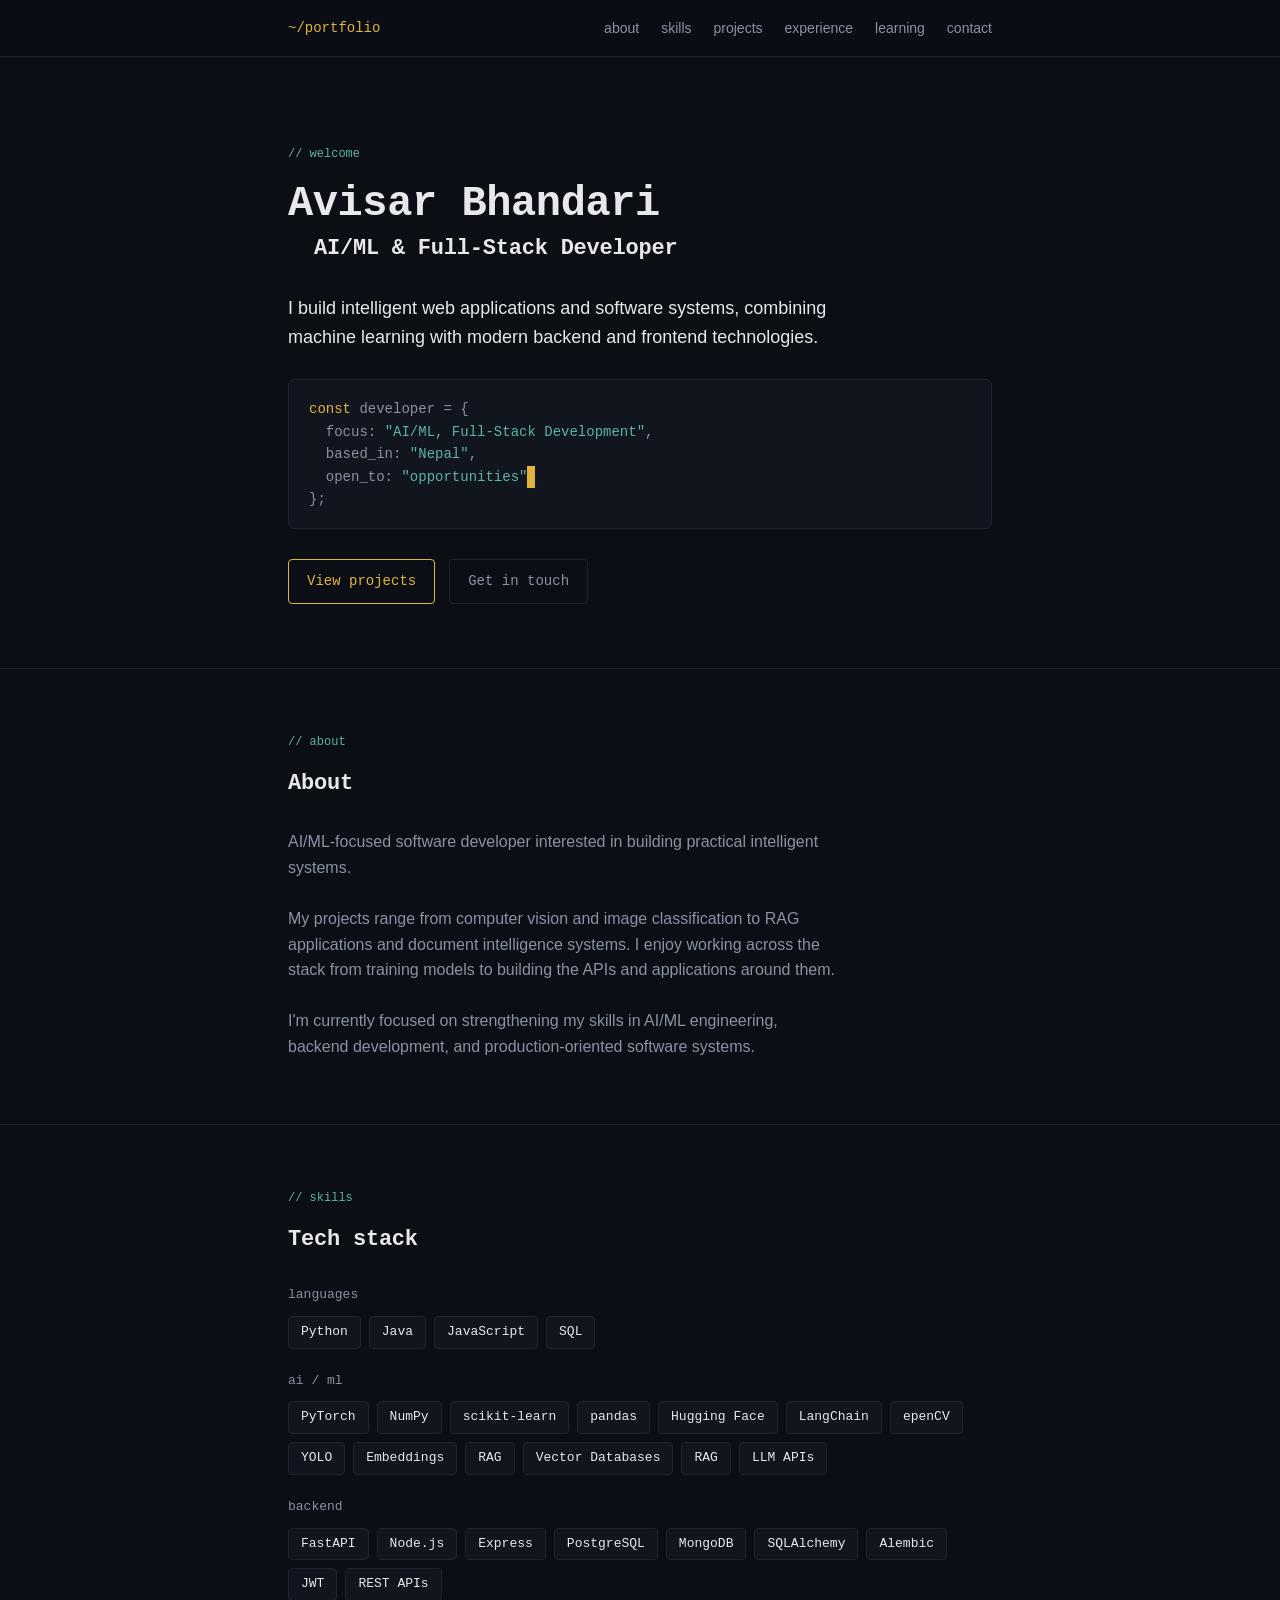
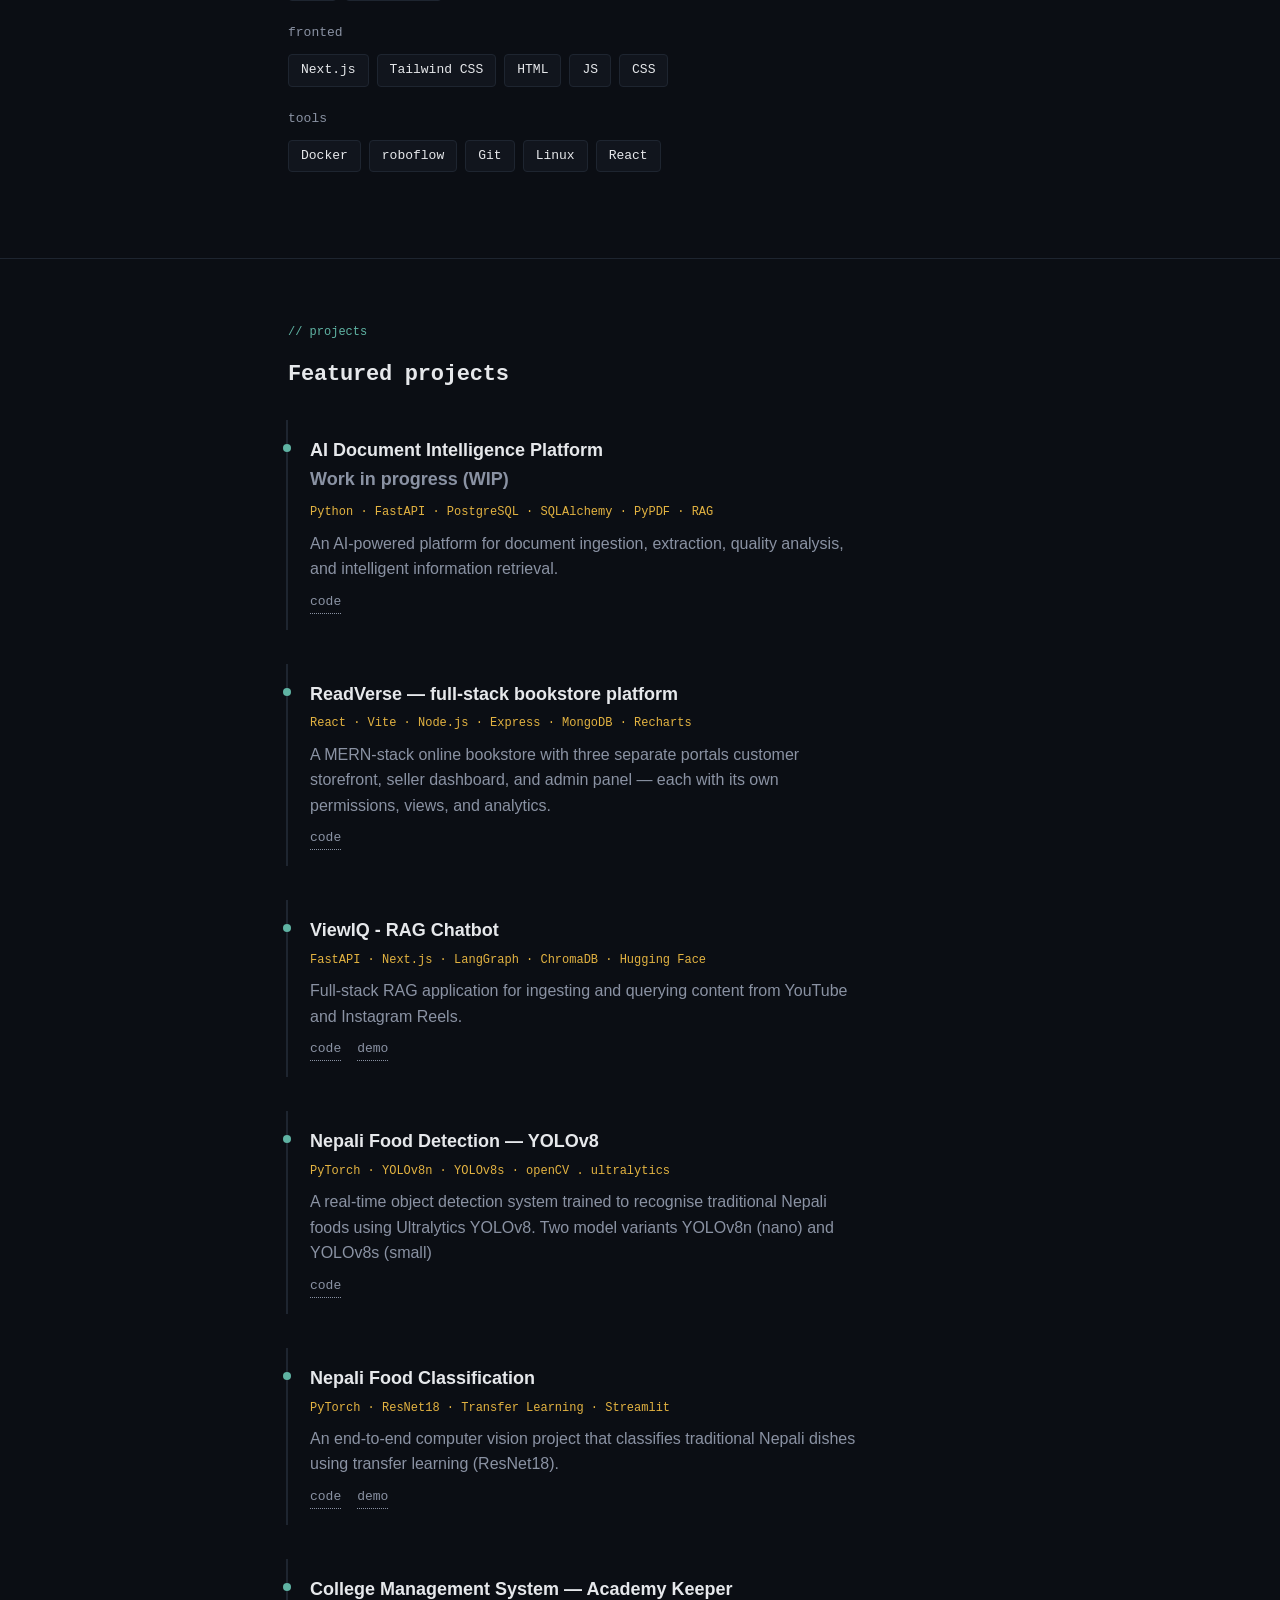
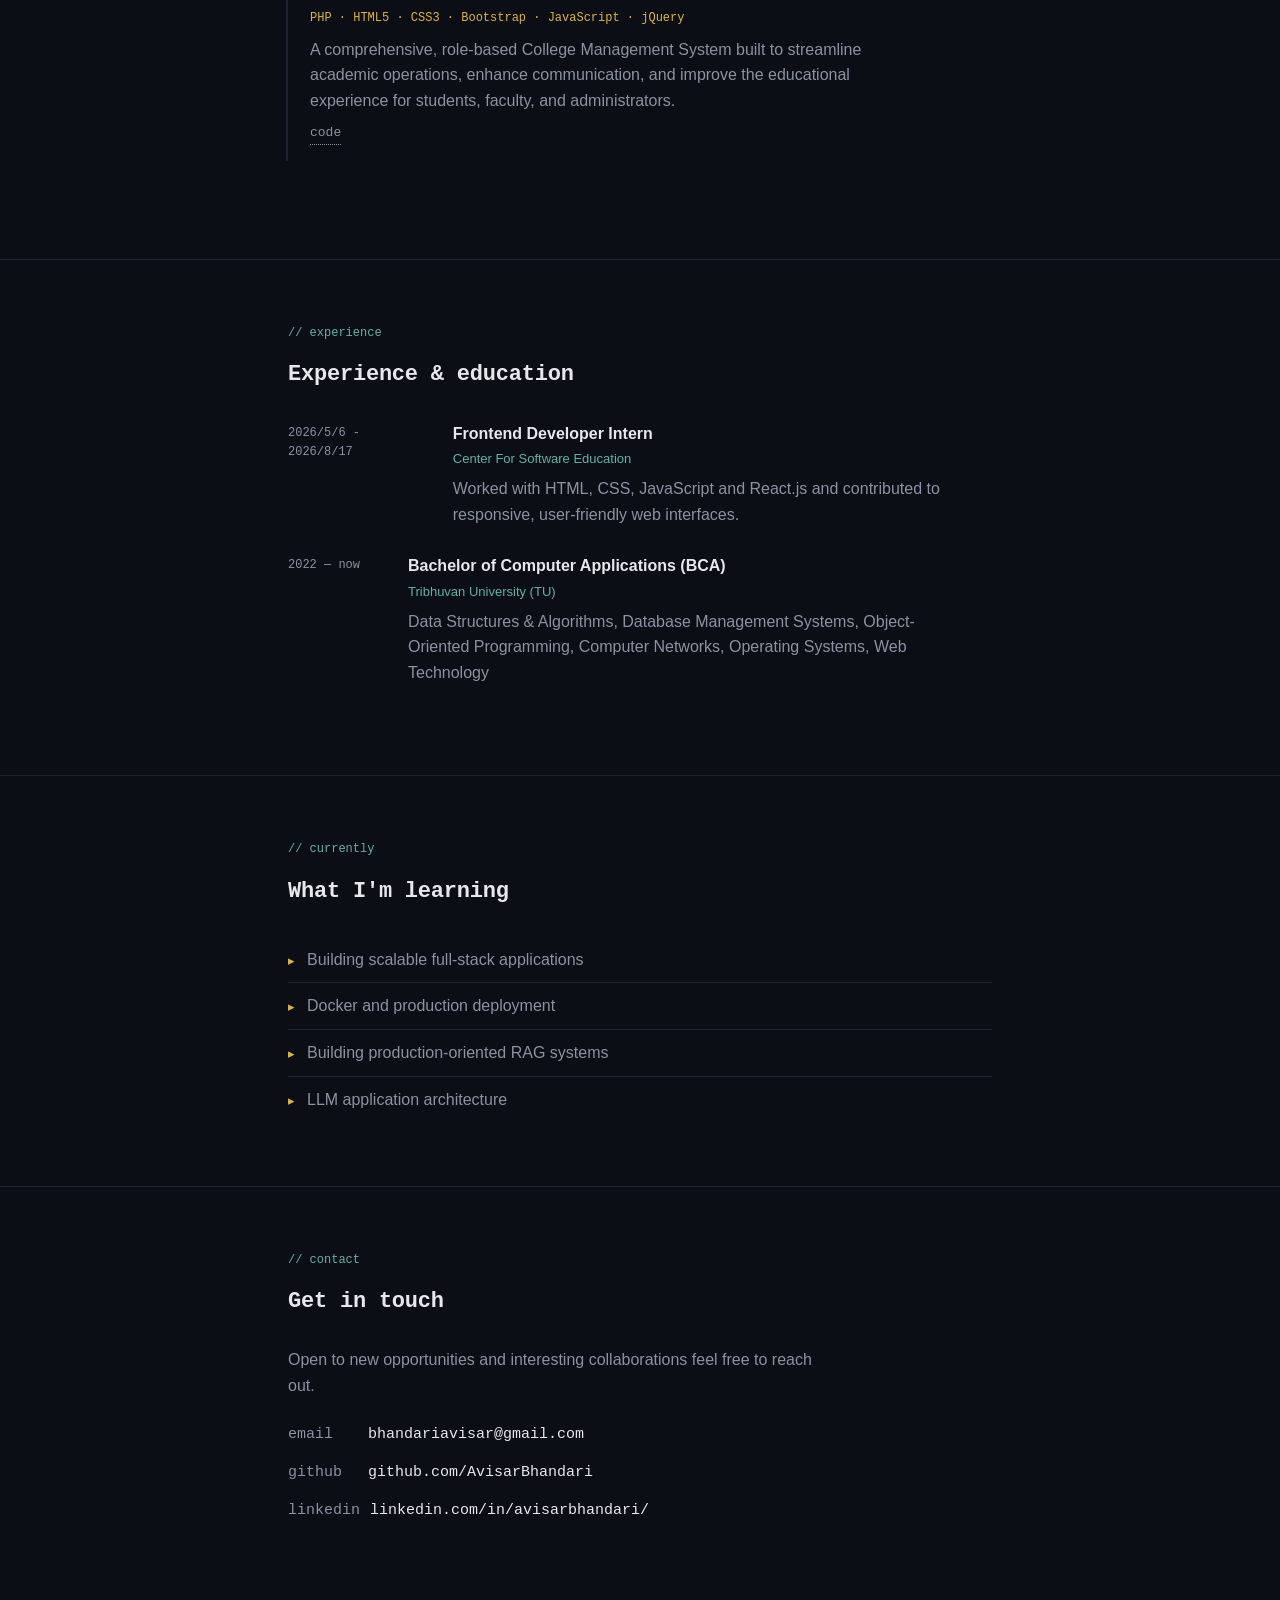
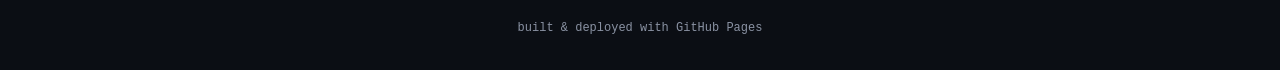
<file: index.html>
<!DOCTYPE html>
<html lang="en">
<head>
<meta charset="UTF-8">
<meta name="viewport" content="width=device-width, initial-scale=1">
<title>AI/ML &amp; Software Developer — Portfolio</title>
<link rel="stylesheet" href="style.css">
</head>
<!-- Google tag (gtag.js) -->
<script async src="https://www.googletagmanager.com/gtag/js?id=G-T5HHN2V83Y"></script>
<script>
  window.dataLayer = window.dataLayer || [];
  function gtag(){dataLayer.push(arguments);}
  gtag('js', new Date());

  gtag('config', 'G-T5HHN2V83Y');
</script>

<body>

<nav>
  <div class="wrap">
    <span class="brand">~/portfolio</span>
    <div class="navlinks" id="navlinks">
      <a href="#about">about</a>
      <a href="#skills">skills</a>
      <a href="#projects">projects</a>
      <a href="#experience">experience</a>
      <a href="#learning">learning</a>
      <a href="#contact">contact</a>
    </div>
    <button class="navtoggle" id="navtoggle" aria-label="Toggle menu">☰</button>
  </div>
</nav>

<section id="hero">
  <div class="wrap">
    <span class="tag">// welcome</span>
    <h1>Avisar Bhandari <br></h1><h2>&nbsp; AI/ML &amp; Full-Stack Developer</h1>
    <p class="lead" style="margin-top:16px">
      I build intelligent web applications and software systems, combining machine learning with modern backend and frontend technologies.
    </p>
    <div class="hero-code">
<span class="k">const</span> developer = {<br>
&nbsp;&nbsp;focus: <span class="s">"AI/ML, Full-Stack Development"</span>,<br>
&nbsp;&nbsp;based_in: <span class="s">"Nepal"</span>,<br>
&nbsp;&nbsp;open_to: <span class="s">"opportunities"</span><span class="cursor">&nbsp;</span><br>
};
    </div>
    <div class="btnrow">
      <a class="btn primary" href="#projects">View projects</a>
      <a class="btn ghost" href="#contact">Get in touch</a>
    </div>
  </div>
</section>

<section id="about">
  <div class="wrap">
    <span class="tag">// about</span>
    <h2>About</h2>
    <p>
      AI/ML-focused software developer interested in building practical intelligent systems.
<br> <br>
      My projects range from computer vision and image classification to RAG applications and document intelligence systems. I enjoy working across the stack from training models to building the APIs and applications around them.
<br> <br>
      I'm currently focused on strengthening my skills in AI/ML engineering, backend development, and production-oriented software systems.
    </p>
  </div>
</section>

<section id="skills">
  <div class="wrap">
    <span class="tag">// skills</span>
    <h2>Tech stack</h2>

    <div class="skillgroup">
      <span class="glabel">languages</span>
      <div class="chips">
        <span class="chip">Python</span>
        <span class="chip">Java</span>
        <span class="chip">JavaScript</span>
        <span class="chip">SQL</span>
      </div>
    </div>

    <div class="skillgroup">
      <span class="glabel">ai / ml</span>
      <div class="chips">
        <span class="chip">PyTorch</span>
        <span class="chip">NumPy</span>
        <span class="chip">scikit-learn</span>
        <span class="chip">pandas</span>
        <span class="chip">Hugging Face</span>
        <span class="chip">LangChain</span>
        <span class="chip">epenCV</span>
        <span class="chip">YOLO</span>
        <span class="chip">Embeddings</span>
        <span class="chip">RAG</span>
        <span class="chip">Vector Databases</span>
        <span class="chip">RAG</span>
        <span class="chip">LLM APIs</span>
      </div>
    </div>
    
    <div class="skillgroup">
      <span class="glabel">backend</span>
      <div class="chips">
        <span class="chip">FastAPI</span>
        <span class="chip">Node.js</span>
        <span class="chip">Express</span>
        <span class="chip">PostgreSQL</span>
        <span class="chip">MongoDB</span>
        <span class="chip">SQLAlchemy</span>
        <span class="chip">Alembic</span>
        <span class="chip">JWT</span>
        <span class="chip">REST APIs</span>
      </div>
    </div>
    <div class="skillgroup">
      <span class="glabel">fronted</span>
      <div class="chips">
        <span class="chip">Next.js</span>
        <span class="chip">Tailwind CSS</span>
        <span class="chip">HTML</span>
        <span class="chip">JS</span>
        <span class="chip">CSS</span>
      </div>
    </div>
    <div class="skillgroup">
      <span class="glabel">tools</span>
      <div class="chips">
        <span class="chip">Docker</span>
        <span class="chip">roboflow</span>
        <span class="chip">Git</span>
        <span class="chip">Linux</span>
        <span class="chip">React</span>
      </div>
    </div>
  </div>
</section>

<section id="projects">
  <div class="wrap">
    <span class="tag">// projects</span>
    <h2>Featured projects</h2>

    <div class="project linked" >
      <h3> <a class="stretch" href="AI-Document.html"></a>AI Document Intelligence Platform <p>Work in progress (WIP)</p></h3> 
      <span class="stack">Python · FastAPI · PostgreSQL · SQLAlchemy · PyPDF · RAG</span>
      <p>An AI-powered platform for document ingestion, extraction, quality analysis, and intelligent information retrieval.</p>
      <div class="links">
        <a href="https://github.com/AvisarBhandari/AI-Document-Intelligence-Platform" target="_blank" rel="noopener noreferrer">code</a>
        <!-- <a href="#">demo</a> -->
      </div>
    </div>

    <div class="project linked">
      <h3> <a class="stretch" href="project-bookstore.html" ></a>ReadVerse — full-stack bookstore platform</h3>
      <span class="stack">React · Vite · Node.js · Express · MongoDB · Recharts</span>
      <p>A MERN-stack online bookstore with three separate portals customer storefront, seller dashboard, and admin panel — each with its own permissions, views, and analytics.</p>
      <div class="links">
        <a href="https://github.com/AvisarBhandari/Book-Store" target="_blank" rel="noopener noreferrer">code</a>
      </div>
    </div>

    <div class="project linked">
      <h3> <a class="stretch" href="ViewIQ-RAG.html"></a>ViewIQ - RAG Chatbot</h3>
      <span class="stack">FastAPI · Next.js · LangGraph · ChromaDB · Hugging Face</span>
      <p>Full-stack RAG application for ingesting and querying content from YouTube and Instagram Reels.</p>
      <div class="links">
        <a href="https://github.com/AvisarBhandari/ViewIQ" target="_blank" rel="noopener noreferrer">code</a>
        <a href="https://rag-chatbot-six-zeta.vercel.app/" target="_blank" rel="noopener noreferrer">demo</a>
      </div>
    </div>

    <div class="project linked">
      <h3><a class="stretch" href="project-yolo.html"></a> Nepali Food Detection — YOLOv8</h3>
      <span class="stack">PyTorch · YOLOv8n · YOLOv8s · openCV . ultralytics</span>
      <p>A real-time object detection system trained to recognise traditional Nepali foods using Ultralytics YOLOv8. Two model variants YOLOv8n (nano) and YOLOv8s (small)</p>
      <div class="links">
        <a href="https://github.com/AvisarBhandari/nepali-food-detection-yolo" target="_blank" rel="noopener noreferrer">code</a>
      </div>
    </div>


    <div class="project linked">
      <h3> <a class="stretch" href="Food-Classification.html" ></a> Nepali Food Classification</h3>
      <span class="stack">PyTorch · ResNet18 · Transfer Learning · Streamlit</span>
      <p>An end-to-end computer vision project that classifies traditional Nepali dishes using transfer learning (ResNet18).</p>
      <div class="links">
        <a href="https://github.com/AvisarBhandari/Nepali-Food-Classification" target="_blank" rel="noopener noreferrer">code</a>
        <a href="https://avisarbhandari-nepali-food-classific-srcstreamlit-appapp-fdmlas.streamlit.app/" target="_blank" rel="noopener noreferrer">demo</a>
      </div>
    </div>
    <div class="project linked">
      <h3> <a class="stretch" href="project-cms.html" ></a>College Management System — Academy Keeper</h3>
      <span class="stack">PHP · HTML5 · CSS3 · Bootstrap · JavaScript · jQuery</span>
      <p>A comprehensive, role-based College Management System built to streamline academic operations, enhance communication, and improve the educational experience for students, faculty, and administrators.</p>
      <div class="links">
        <a href="https://github.com/AvisarBhandari/CMS" target="_blank" rel="noopener noreferrer">code</a>
        
      </div>
    </div>
  </div>
</section>

<section id="experience">
  <div class="wrap">
    <span class="tag">// experience</span>
    <!-- <span class="tag">// education</span> -->
    <h2>
      Experience &amp;
       education</h2>

    <!-- <div class="entry">
      <span class="when">2022 — 2024</span>
      <div class="what">
        <h3>Previous Role</h3>
        <span class="org">Previous Company</span>
        <p>Key responsibilities or achievements from this role.</p>
      </div>
    </div> -->
    <div class="entry">
      <span class="when">2026/5/6 - 2026/8/17</span>
      <div class="what">
        <h3>Frontend Developer Intern</h3>
        <span class="org">Center For Software
Education</span>
        <p>Worked with HTML, CSS, JavaScript and React.js
          and contributed to responsive, user-friendly web
interfaces.</p>
      </div>
    </div>

    <div class="entry">
      <span class="when">2022 — now</span>
      <div class="what">
        <h3>Bachelor of Computer Applications (BCA)</h3>
        <span class="org">Tribhuvan University (TU)</span>
        <p>Data Structures & Algorithms, Database Management Systems, Object-Oriented Programming, Computer Networks, Operating Systems, Web Technology</p>
      </div>
    </div>
  </div>
</section>

<section id="learning">
  <div class="wrap">
    <span class="tag">// currently</span>
    <h2>What I'm learning</h2>
    <ul class="learning-list">
      <li>Building scalable full-stack applications</li>
      <li>Docker and production deployment</li>
      <li>Building production-oriented RAG systems</li>
      <li>LLM application architecture</li>
    </ul>
  </div>
</section>

<section id="contact">
  <div class="wrap">
    <span class="tag">// contact</span>
    <h2>Get in touch</h2>
    <p>Open to new opportunities and interesting collaborations feel free to reach out.</p>
    <div class="contactlinks">
      <a href="mailto:bhandariavisar@gmail.com" target="_blank" rel="noopener noreferrer"><span class="label">email</span> bhandariavisar@gmail.com</a>
      <a href="https://github.com/AvisarBhandari" target="_blank" rel="noopener noreferrer"><span class="label">github</span> github.com/AvisarBhandari</a>
      <a href="https://www.linkedin.com/in/avisarbhandari/" target="_blank" rel="noopener noreferrer"><span class="label">linkedin</span> linkedin.com/in/avisarbhandari/</a>
    </div>
  </div>
</section>

<footer>
  <div class="wrap">built &amp; deployed with GitHub Pages</div>
</footer>

<script>
  document.getElementById('navtoggle').addEventListener('click', function(){
    document.getElementById('navlinks').classList.toggle('open');
  });
  document.querySelectorAll('.navlinks a').forEach(function(a){
    a.addEventListener('click', function(){
      document.getElementById('navlinks').classList.remove('open');
    });
  });
</script>

</body>
</html>
</file>
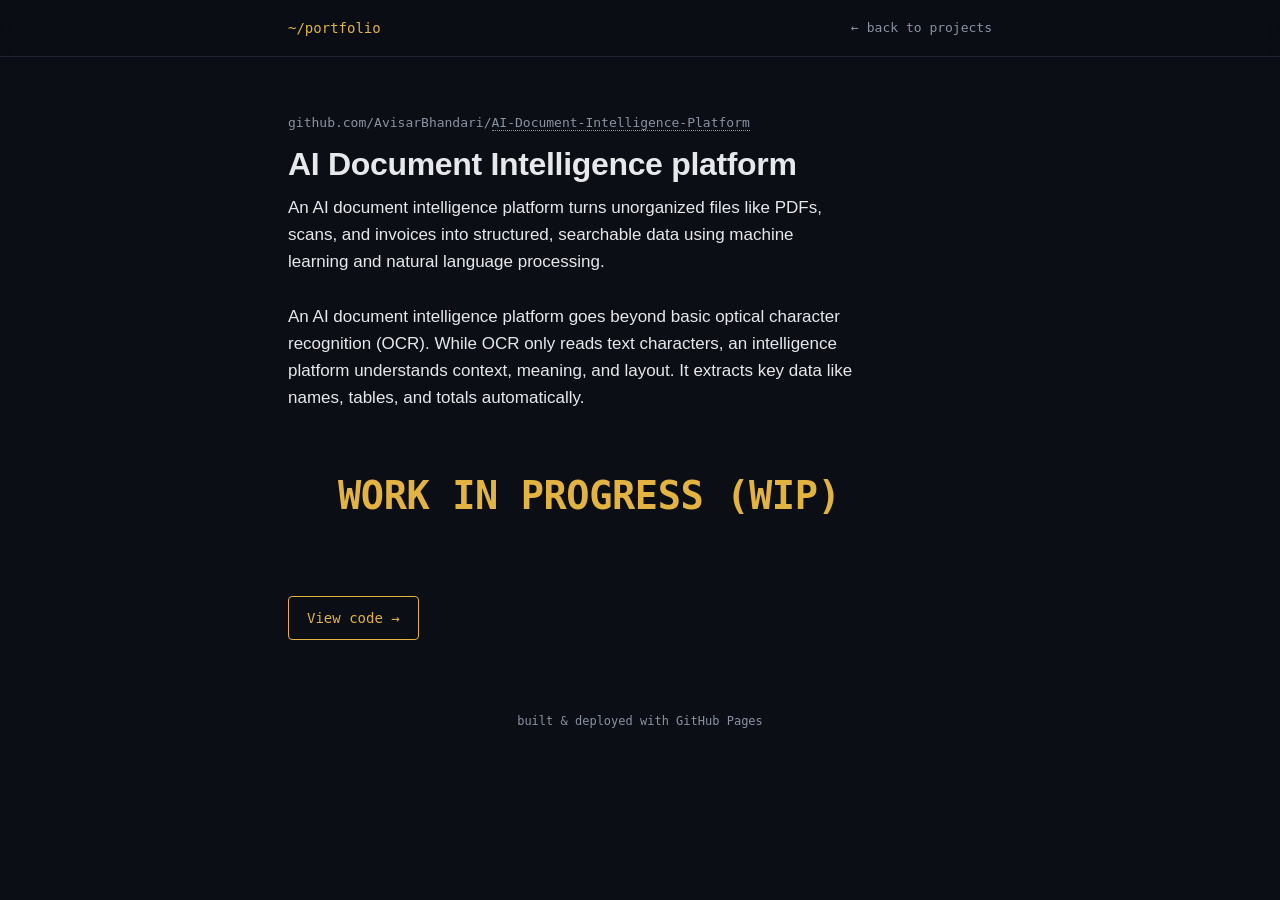
<file: AI-Document.html>
<!doctype html>
<html lang="en">
  <head>
    <meta charset="UTF-8" />
    <meta name="viewport" content="width=device-width, initial-scale=1" />
    <title>AI Document Intelligence · Project</title>
    <link rel="stylesheet" href="style.css" />
  </head>
  <body>
    <nav>
      <div class="wrap">
        <a class="brand" href="index.html">~/portfolio</a>
        <a class="back" href="index.html#projects">← back to projects</a>
      </div>
    </nav>

    <div class="wrap">
      <header class="page">
        <div class="case-head">
          <span class="repo"
            >github.com/AvisarBhandari/<a
              href="https://github.com/AvisarBhandari/AI-Document-Intelligence-Platform"
              target="_blank"
              rel="noopener"
              >AI-Document-Intelligence-Platform</a
            ></span
          >
          <h1>AI Document Intelligence platform</h1>
          <p class="summary">
           An AI document intelligence platform turns unorganized files like PDFs, scans, and invoices into structured, searchable data using machine learning and natural language processing.
           <br><br>
           An AI document intelligence platform goes beyond basic optical character recognition (OCR). While OCR only reads text characters, an intelligence platform understands context, meaning, and layout. It extracts key data like names, tables, and totals automatically.
          </p>
        </div>
        
        <h1 style="padding: 50px;"> <code>WORK IN PROGRESS (WIP)</code></h1>

        <!-- <div class="chips">
          <span class="chip">React 18</span>
          <span class="chip">Vite</span>
          <span class="chip">React Router</span>
          <span class="chip">Node.js</span>
          <span class="chip">Express</span>
          <span class="chip">MongoDB / Mongoose</span>
          <span class="chip">JWT Auth</span>
          <span class="chip">Recharts</span>
        </div>
      </header>
    -->
      <!-- <section style="padding: 0 0 56px; border-bottom: 1px solid var(--line)">
        <h3 class="sub">// screenshots</h3>
        <div class="gallery three">
          <figure>
            <img
              src="images/bookstore/homepage.png"
              alt="homepage"
              loading="lazy"
            />
            <figcaption>Homepage</figcaption>
          </figure>
          <figure>
            <img src="images/bookstore/about.png" alt="about" loading="lazy" />
            <figcaption>about</figcaption>
          </figure>
          <figure>
            <img
              src="images/bookstore/search.png"
              alt="Browse page with filters"
              loading="lazy"
            />
            <figcaption>search</figcaption>
          </figure>
          <figure>
            <img
              src="images/bookstore/login.png"
              alt="Login page"
              loading="lazy"
            />
            <figcaption>Login</figcaption>
          </figure>
          <figure>
            <img
              src="images/bookstore/admin-dashboard.png"
              alt="Admin analytics dashboard"
              loading="lazy"
            />
            <figcaption>Admin dashboard</figcaption>
          </figure>
          <figure>
            <img
              src="images/bookstore/admin-user-management.png"
              alt="admin user management"
              loading="lazy"
            />
            <figcaption>admin user management</figcaption>
          </figure>
          <figure>
            <img
              src="images/bookstore/seller-dashboard.png"
              alt="Seller dashboard"
              loading="lazy"
            />
            <figcaption>Seller dashboard</figcaption>
          </figure>
          <figure>
            <img
              src="images/bookstore/Book Edit page.png"
              alt="Seller Book Edit page"
              loading="lazy"
            />
            <figcaption>Book Edit page</figcaption>
          </figure>
        </div>

        <h3 class="sub">// what it does</h3>
        <ul class="feat">
          <li>
            <strong>Customers</strong> browse and search the catalogue, filter
            by genre, and buy through a cart and wishlist flow, with a
            bestsellers carousel and live discount deals on the homepage.
          </li>
          <li>
            <strong>Sellers</strong> get their own dashboard to list books,
            track revenue, and see sales trends over time, scoped to just their
            own inventory.
          </li>
          <li>
            <strong>Admins</strong> have full platform oversight managing every
            book, user, and seller account, with charted analytics (purchases
            over time, top-performing titles) and CSV export for user lists.
          </li>
        </ul>

        <h3 class="sub">// architecture</h3>
        <p>
          A conventional two-service MERN split: an Express + Mongoose REST API
          in <code>backend/</code> handling auth, books, orders and sales; a
          Vite-powered React app in <code>frontend/</code> with role-based
          routing so the same app serves the storefront at <code>/</code>, the
          seller portal at <code>/seller</code>, and the admin panel at
          <code>/admin</code>. Auth is handled with JWTs, and role permissions
          gate which routes and API calls each user can reach.
        </p>

        <h3 class="sub">// why three roles</h3>
        <p>
          The interesting part of this project wasn't the CRUD itself it was
          designing one data model (books, sales, users) that cleanly supports
          three very different permission levels and dashboards without
          duplicating logic between them.
        </p>

        <div class="note">
          <strong>No hosted demo.</strong> Clone the repo, add a MongoDB URI and
          JWT secret to a <code>.env</code> file, and run the backend and
          frontend dev servers — full steps are in the README.
        </div> -->

        <div class="links">
          <a
            class="btn primary"
            href="https://github.com/AvisarBhandari/AI-Document-Intelligence-Platform"
            target="_blank"
            rel="noopener noreferrer"
            >View code →</a
          >
        </div>
      </section>
    </div> 

    <footer>
      <div class="wrap">built &amp; deployed with GitHub Pages</div>
    </footer>
  </body>
  <script src="gallery.js"></script>
</html>
</file>
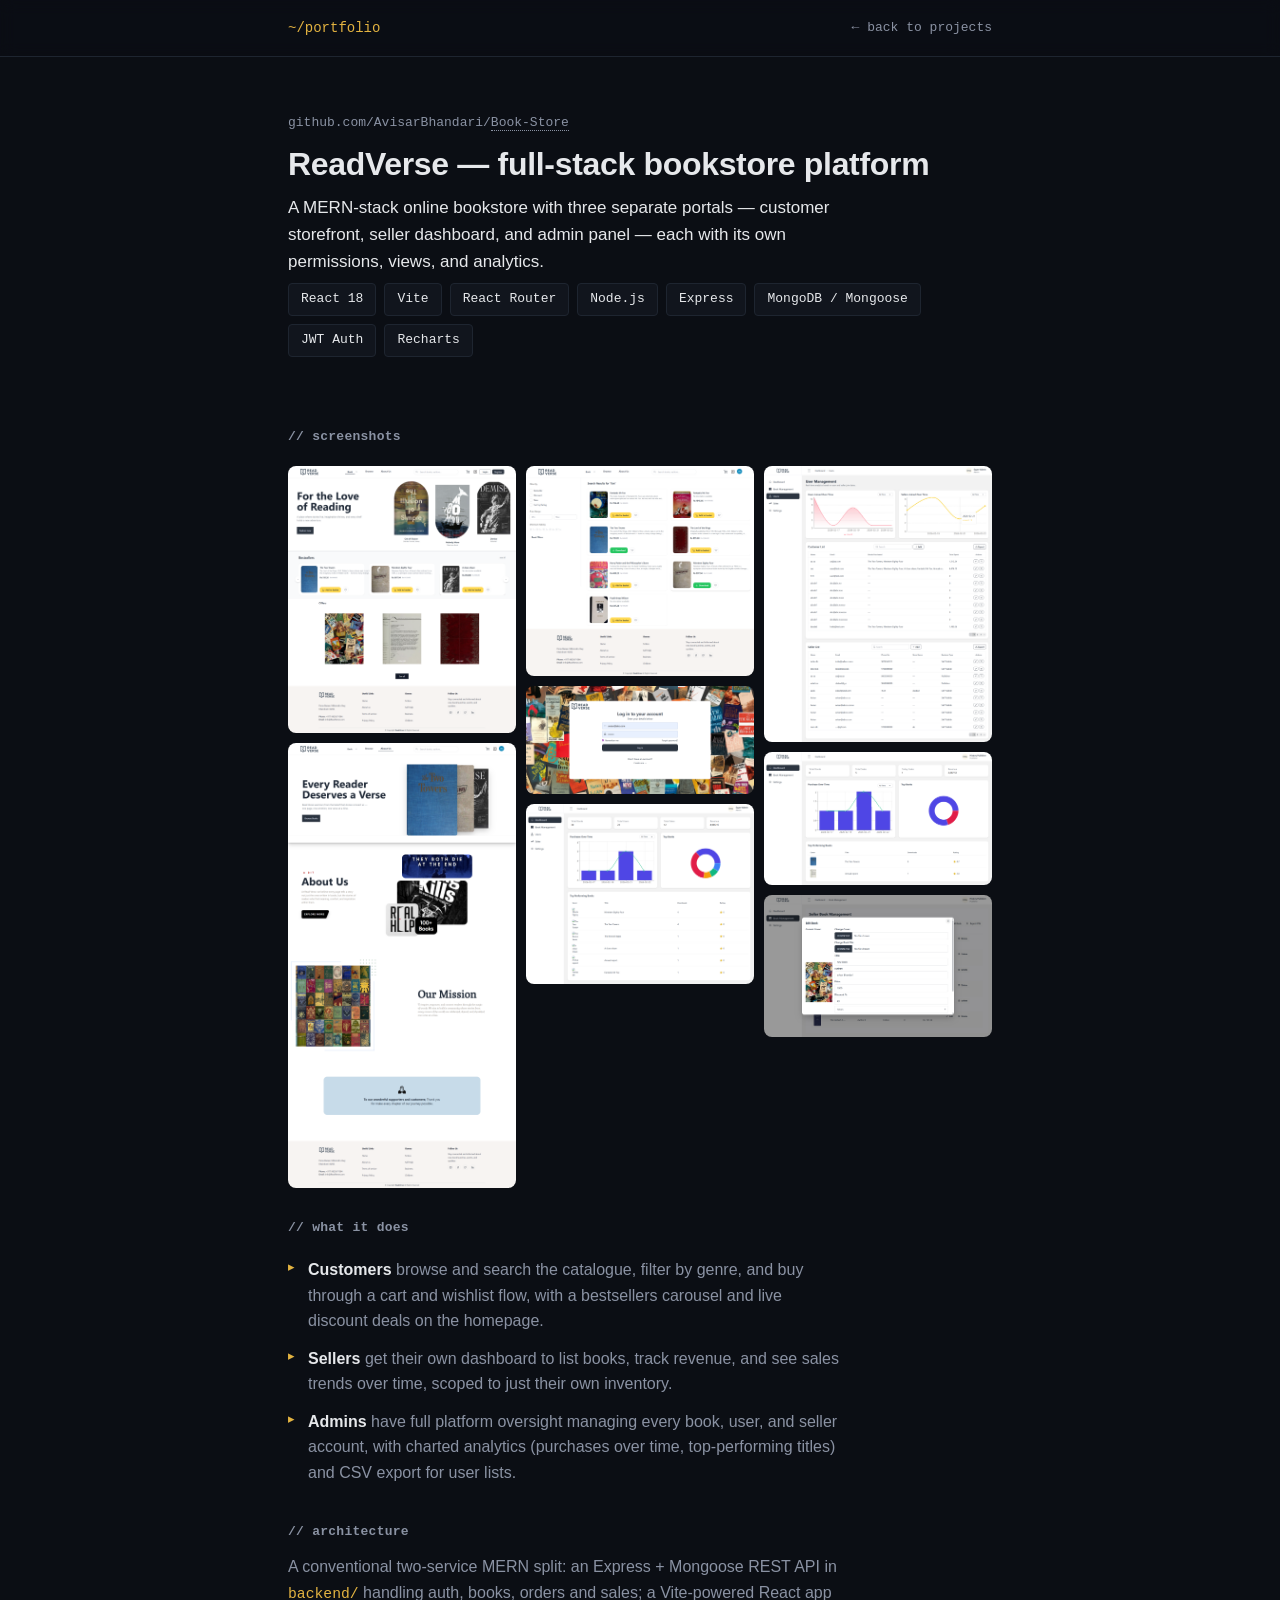
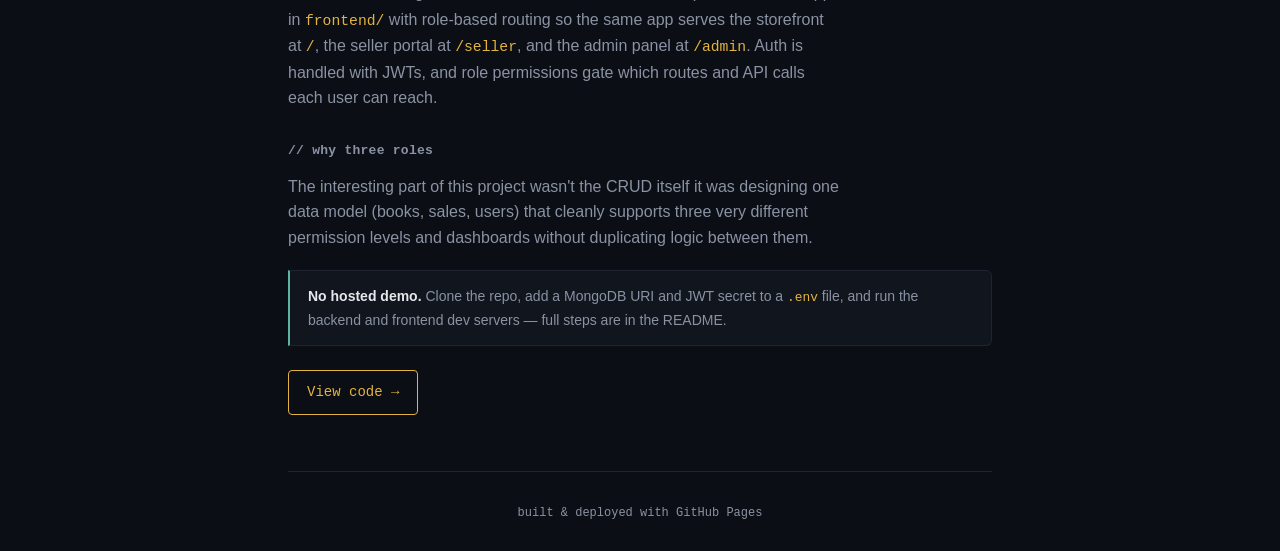
<file: project-bookstore.html>
<!doctype html>
<html lang="en">
  <head>
    <meta charset="UTF-8" />
    <meta name="viewport" content="width=device-width, initial-scale=1" />
    <title>ReadVerse — Book Store · Project</title>
    <link rel="stylesheet" href="style.css" />
  </head>
  <body>
    <nav>
      <div class="wrap">
        <a class="brand" href="index.html">~/portfolio</a>
        <a class="back" href="index.html#projects">← back to projects</a>
      </div>
    </nav>

    <div class="wrap">
      <header class="page">
        <div class="case-head">
          <span class="repo"
            >github.com/AvisarBhandari/<a
              href="https://github.com/AvisarBhandari/Book-Store"
              target="_blank"
              rel="noopener"
              >Book-Store</a
            ></span
          >
          <h1>ReadVerse — full-stack bookstore platform</h1>
          <p class="summary">
            A MERN-stack online bookstore with three separate portals — customer
            storefront, seller dashboard, and admin panel — each with its own
            permissions, views, and analytics.
          </p>
        </div>

        <div class="chips">
          <span class="chip">React 18</span>
          <span class="chip">Vite</span>
          <span class="chip">React Router</span>
          <span class="chip">Node.js</span>
          <span class="chip">Express</span>
          <span class="chip">MongoDB / Mongoose</span>
          <span class="chip">JWT Auth</span>
          <span class="chip">Recharts</span>
        </div>
      </header>

      <section style="padding: 0 0 56px; border-bottom: 1px solid var(--line)">
        <h3 class="sub">// screenshots</h3>
        <div class="gallery three">
          <figure>
            <img
              src="images/bookstore/homepage.png"
              alt="homepage"
              loading="lazy"
            />
            <figcaption>Homepage</figcaption>
          </figure>
          <figure>
            <img src="images/bookstore/about.png" alt="about" loading="lazy" />
            <figcaption>about</figcaption>
          </figure>
          <figure>
            <img
              src="images/bookstore/search.png"
              alt="Browse page with filters"
              loading="lazy"
            />
            <figcaption>search</figcaption>
          </figure>
          <figure>
            <img
              src="images/bookstore/login.png"
              alt="Login page"
              loading="lazy"
            />
            <figcaption>Login</figcaption>
          </figure>
          <figure>
            <img
              src="images/bookstore/admin-dashboard.png"
              alt="Admin analytics dashboard"
              loading="lazy"
            />
            <figcaption>Admin dashboard</figcaption>
          </figure>
          <figure>
            <img
              src="images/bookstore/admin-user-management.png"
              alt="admin user management"
              loading="lazy"
            />
            <figcaption>admin user management</figcaption>
          </figure>
          <figure>
            <img
              src="images/bookstore/seller-dashboard.png"
              alt="Seller dashboard"
              loading="lazy"
            />
            <figcaption>Seller dashboard</figcaption>
          </figure>
          <figure>
            <img
              src="images/bookstore/Book Edit page.png"
              alt="Seller Book Edit page"
              loading="lazy"
            />
            <figcaption>Book Edit page</figcaption>
          </figure>
        </div>

        <h3 class="sub">// what it does</h3>
        <ul class="feat">
          <li>
            <strong>Customers</strong> browse and search the catalogue, filter
            by genre, and buy through a cart and wishlist flow, with a
            bestsellers carousel and live discount deals on the homepage.
          </li>
          <li>
            <strong>Sellers</strong> get their own dashboard to list books,
            track revenue, and see sales trends over time, scoped to just their
            own inventory.
          </li>
          <li>
            <strong>Admins</strong> have full platform oversight managing every
            book, user, and seller account, with charted analytics (purchases
            over time, top-performing titles) and CSV export for user lists.
          </li>
        </ul>

        <h3 class="sub">// architecture</h3>
        <p>
          A conventional two-service MERN split: an Express + Mongoose REST API
          in <code>backend/</code> handling auth, books, orders and sales; a
          Vite-powered React app in <code>frontend/</code> with role-based
          routing so the same app serves the storefront at <code>/</code>, the
          seller portal at <code>/seller</code>, and the admin panel at
          <code>/admin</code>. Auth is handled with JWTs, and role permissions
          gate which routes and API calls each user can reach.
        </p>

        <h3 class="sub">// why three roles</h3>
        <p>
          The interesting part of this project wasn't the CRUD itself it was
          designing one data model (books, sales, users) that cleanly supports
          three very different permission levels and dashboards without
          duplicating logic between them.
        </p>

        <div class="note">
          <strong>No hosted demo.</strong> Clone the repo, add a MongoDB URI and
          JWT secret to a <code>.env</code> file, and run the backend and
          frontend dev servers — full steps are in the README.
        </div>

        <div class="links">
          <a
            class="btn primary"
            href="https://github.com/AvisarBhandari/Book-Store"
            target="_blank"
            rel="noopener"
            >View code →</a
          >
        </div>
      </section>
    </div>

    <footer>
      <div class="wrap">built &amp; deployed with GitHub Pages</div>
    </footer>
  </body>
    <script src="gallery.js"></script>

</html>
</file>
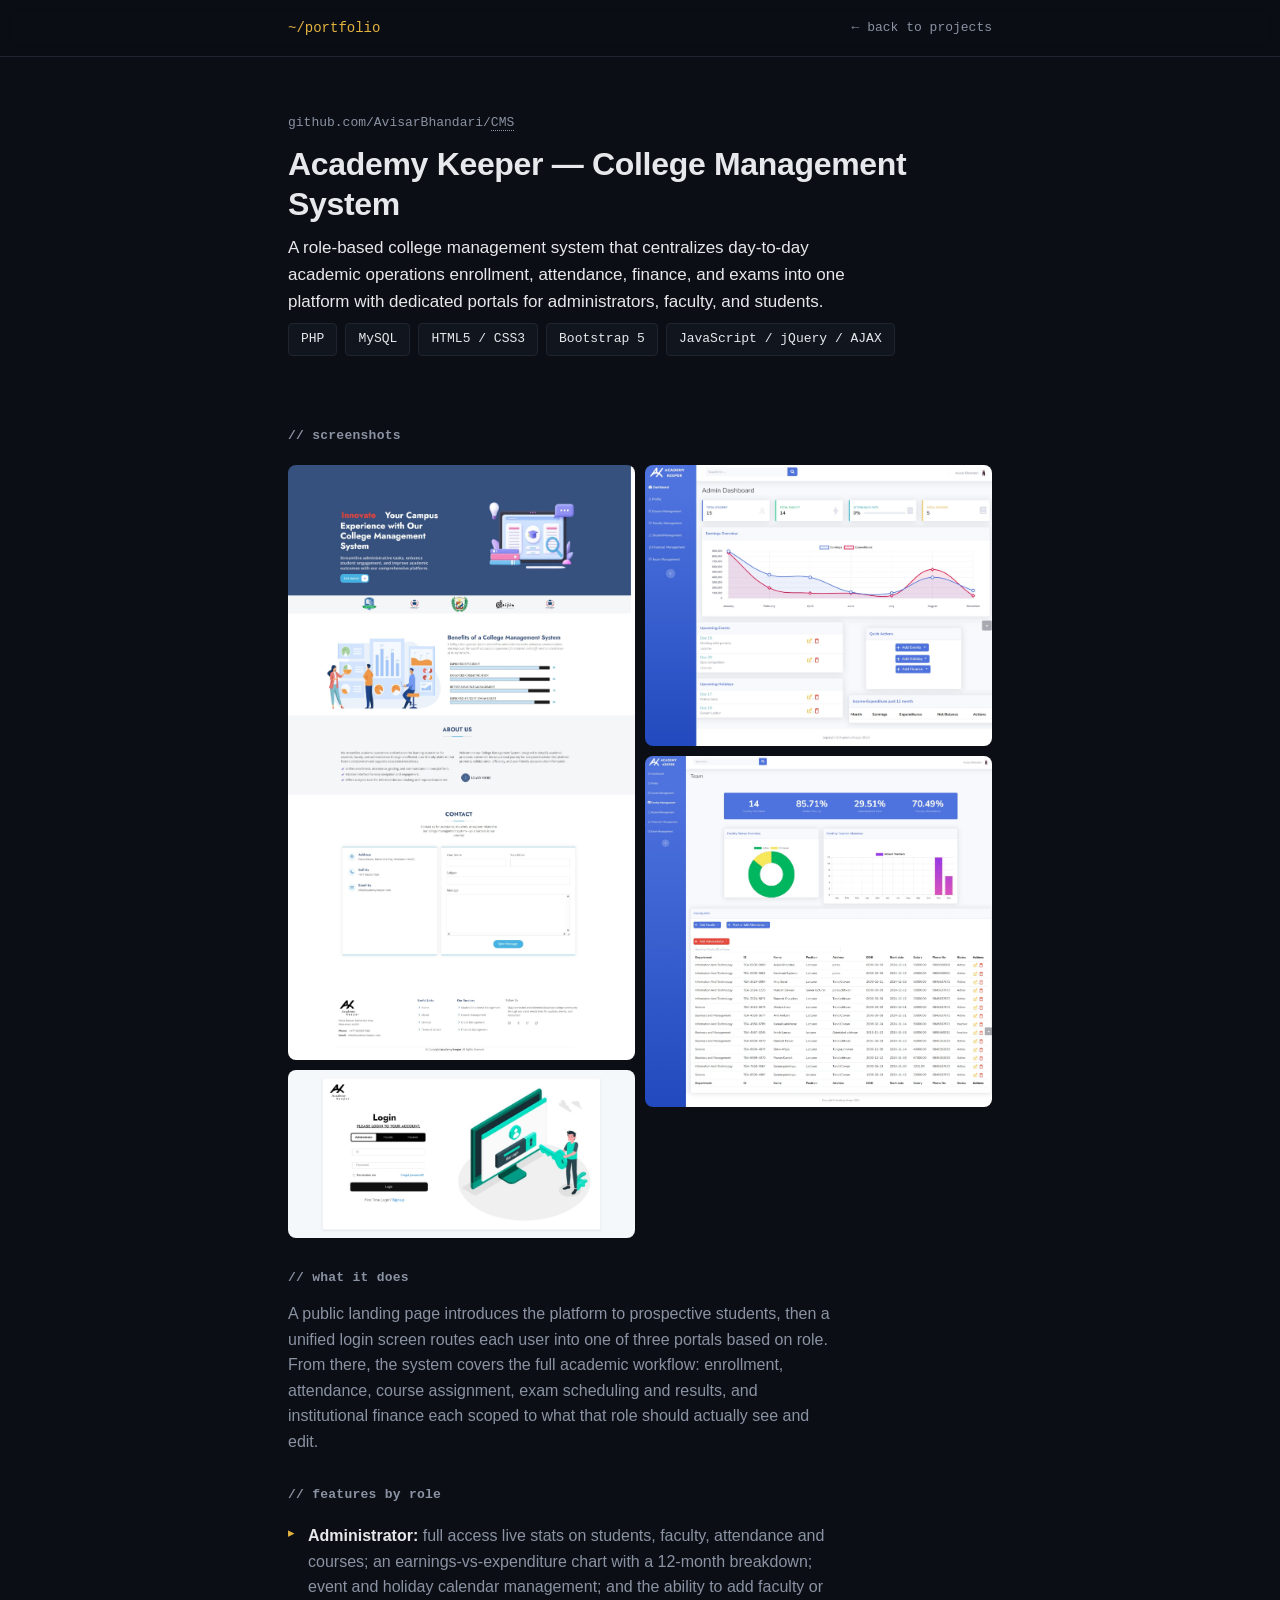
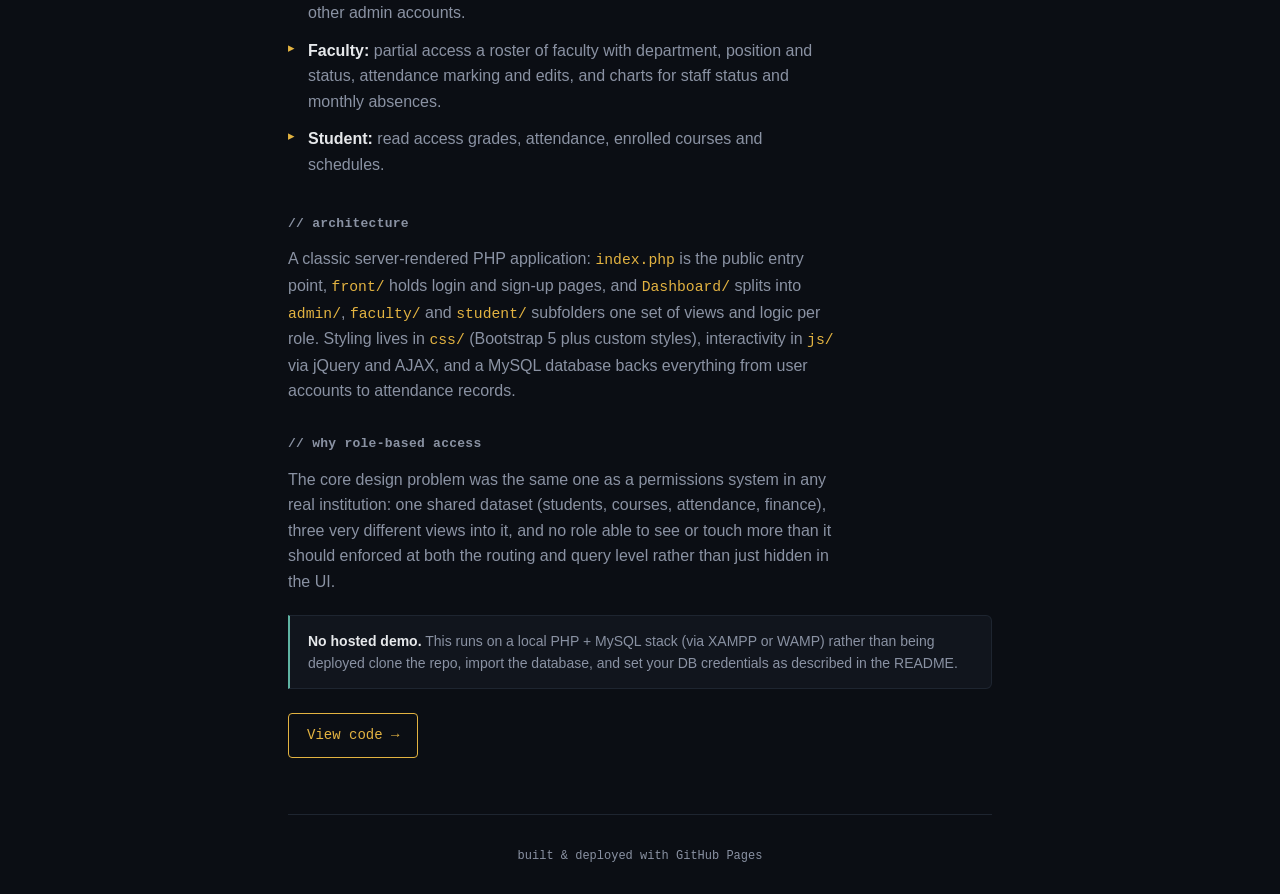
<file: project-cms.html>
<!doctype html>
<html lang="en">
  <head>
    <meta charset="UTF-8" />
    <meta name="viewport" content="width=device-width, initial-scale=1" />
    <title>Academy Keeper — College Management System · Project</title>
    <link rel="stylesheet" href="style.css" />
  </head>
  <body>
    <nav>
      <div class="wrap">
        <a class="brand" href="index.html">~/portfolio</a>
        <a class="back" href="index.html#projects">← back to projects</a>
      </div>
    </nav>

    <div class="wrap">
      <header class="page">
        <div class="case-head">
          <span class="repo"
            >github.com/AvisarBhandari/<a
              href="https://github.com/AvisarBhandari/CMS"
              target="_blank"
              rel="noopener"
              >CMS</a
            ></span
          >
          <h1>Academy Keeper — College Management System</h1>
          <p class="summary">
            A role-based college management system that centralizes day-to-day
            academic operations enrollment, attendance, finance, and exams into
            one platform with dedicated portals for administrators, faculty, and
            students.
          </p>
        </div>

        <div class="chips">
          <span class="chip">PHP</span>
          <span class="chip">MySQL</span>
          <span class="chip">HTML5 / CSS3</span>
          <span class="chip">Bootstrap 5</span>
          <span class="chip">JavaScript / jQuery / AJAX</span>
        </div>
      </header>

      <section style="padding: 0 0 56px; border-bottom: 1px solid var(--line)">
        <h3 class="sub">// screenshots</h3>
        <div class="gallery">
          <figure>
            <img
              src="images/cms/landing.jpeg"
              alt="Academy Keeper public landing page"
              loading="lazy"
            />
            <figcaption>Public landing page</figcaption>
          </figure>
          <figure>
            <img
              src="images/cms/login.jpeg"
              alt="Login page with role tabs for admin, faculty and student"
              loading="lazy"
            />
            <figcaption>Login — role-based tabs</figcaption>
          </figure>
          <figure>
            <img
              src="images/cms/admin-dashboard.jpeg"
              alt="Admin dashboard with stats and earnings chart"
              loading="lazy"
            />
            <figcaption>Admin dashboard</figcaption>
          </figure>
          <figure>
            <img
              src="images/cms/faculty-management.jpeg"
              alt="Faculty management panel"
              loading="lazy"
            />
            <figcaption>Faculty management</figcaption>
          </figure>
        </div>

        <h3 class="sub">// what it does</h3>
        <p>
          A public landing page introduces the platform to prospective students,
          then a unified login screen routes each user into one of three portals
          based on role. From there, the system covers the full academic
          workflow: enrollment, attendance, course assignment, exam scheduling
          and results, and institutional finance each scoped to what that role
          should actually see and edit.
        </p>

        <h3 class="sub">// features by role</h3>
        <ul class="feat">
          <li>
            <strong>Administrator:</strong> full access live stats on students,
            faculty, attendance and courses; an earnings-vs-expenditure chart
            with a 12-month breakdown; event and holiday calendar management;
            and the ability to add faculty or other admin accounts.
          </li>
          <li>
            <strong>Faculty:</strong> partial access a roster of faculty with
            department, position and status, attendance marking and edits, and
            charts for staff status and monthly absences.
          </li>
          <li>
            <strong>Student:</strong> read access grades, attendance, enrolled
            courses and schedules.
          </li>
        </ul>

        <h3 class="sub">// architecture</h3>
        <p>
          A classic server-rendered PHP application: <code>index.php</code> is
          the public entry point, <code>front/</code> holds login and sign-up
          pages, and <code>Dashboard/</code> splits into <code>admin/</code>,
          <code>faculty/</code> and <code>student/</code> subfolders one set
          of views and logic per role. Styling lives in
          <code>css/</code> (Bootstrap 5 plus custom styles), interactivity in
          <code>js/</code> via jQuery and AJAX, and a MySQL database backs
          everything from user accounts to attendance records.
        </p>

        <h3 class="sub">// why role-based access</h3>
        <p>
          The core design problem was the same one as a permissions system in
          any real institution: one shared dataset (students, courses,
          attendance, finance), three very different views into it, and no role
          able to see or touch more than it should  enforced at both the
          routing and query level rather than just hidden in the UI.
        </p>

        <div class="note">
          <strong>No hosted demo.</strong> This runs on a local PHP + MySQL
          stack (via XAMPP or WAMP) rather than being deployed  clone the repo,
          import the database, and set your DB credentials as described in the
          README.
        </div>

        <div class="links">
          <a
            class="btn primary"
            href="https://github.com/AvisarBhandari/CMS"
            target="_blank"
            rel="noopener"
            >View code →</a
          >
        </div>
      </section>
    </div>

    <footer>
      <div class="wrap">built &amp; deployed with GitHub Pages</div>
    </footer>

    <script src="gallery.js"></script>
  </body>
</html>
</file>
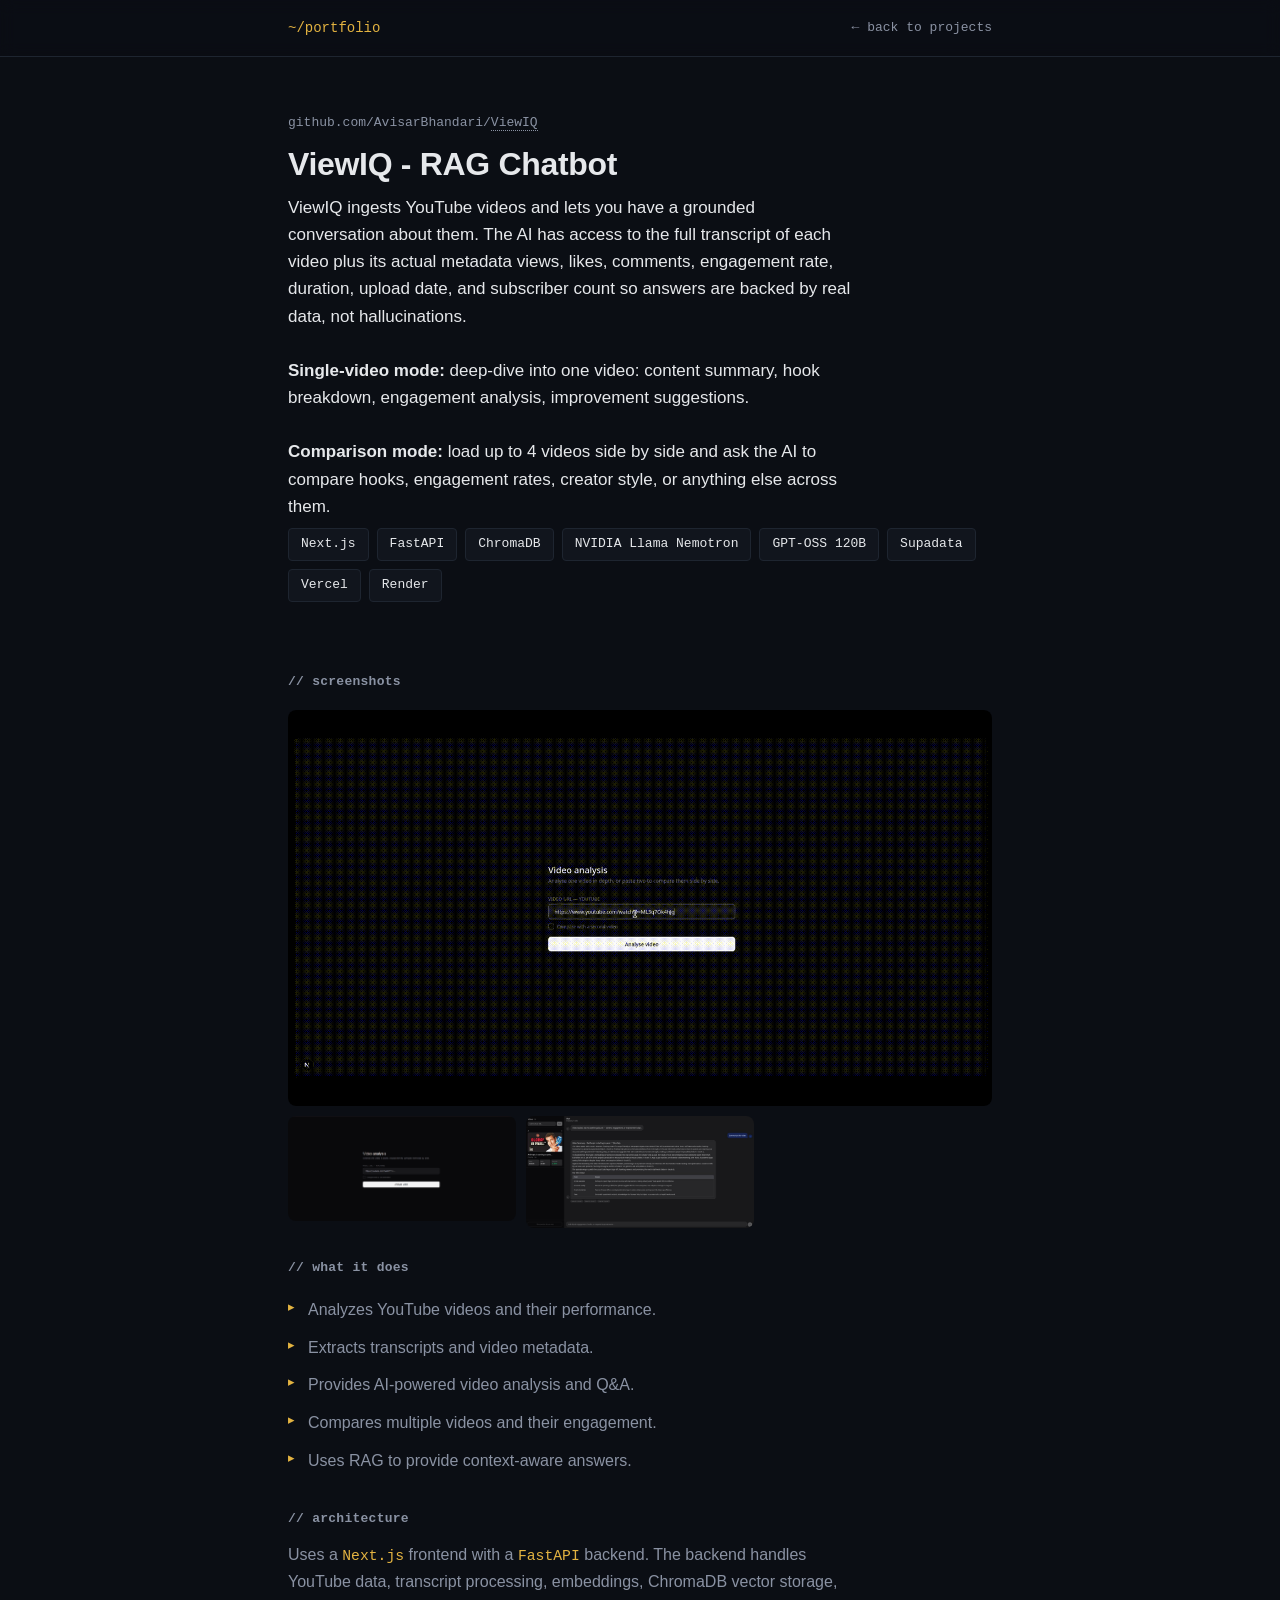
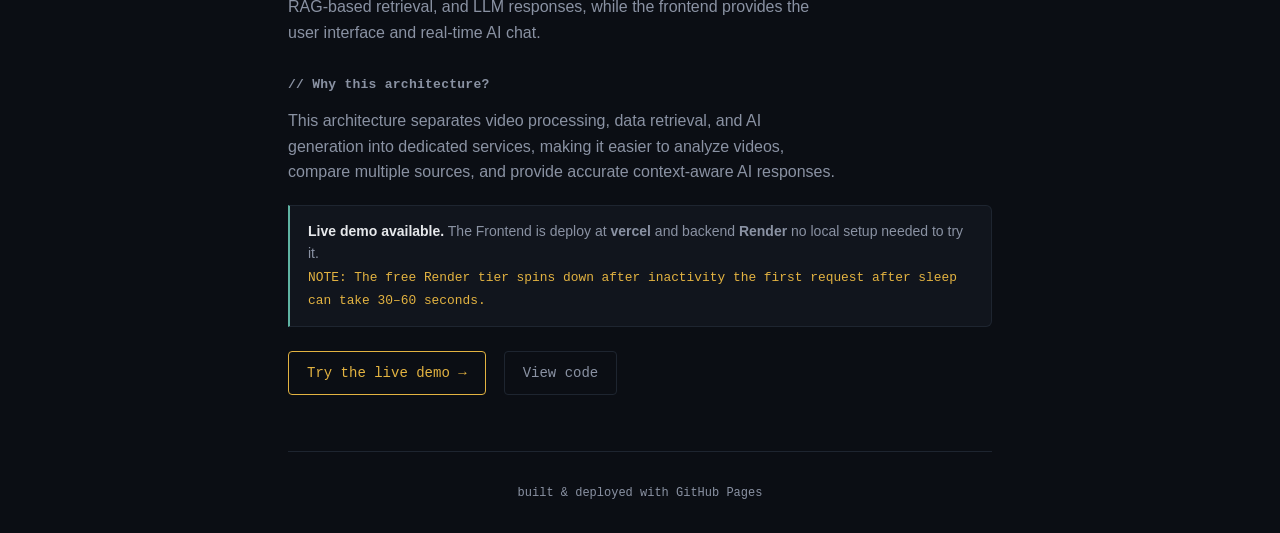
<file: ViewIQ-RAG.html>
<!doctype html>
<html lang="en">
  <head>
    <meta charset="UTF-8" />
    <meta name="viewport" content="width=device-width, initial-scale=1" />
    <title>ViewIQ - RAG Chatbot · Project</title>
    <link rel="stylesheet" href="style.css" />
  </head>
  <body>
    <nav>
      <div class="wrap">
        <a class="brand" href="index.html">~/portfolio</a>
        <a class="back" href="index.html#projects">← back to projects</a>
      </div>
    </nav>

    <div class="wrap">
      <header class="page">
        <div class="case-head">
          <span class="repo"
            >github.com/AvisarBhandari/<a
              href="https://github.com/AvisarBhandari/ViewIQ"
              target="_blank"
              rel="noopener"
              >ViewIQ</a
            ></span
          >
          <h1>ViewIQ - RAG Chatbot</h1>
          <p class="summary">
            ViewIQ ingests YouTube videos and lets you have a grounded
            conversation about them. The AI has access to the full transcript of
            each video plus its actual metadata views, likes, comments,
            engagement rate, duration, upload date, and subscriber count so
            answers are backed by real data, not hallucinations.
            <br />
            <br />
            <b> Single-video mode: </b>

            deep-dive into one video: content summary, hook breakdown,
            engagement analysis, improvement suggestions.
            <br />
            <br />
            <b> Comparison mode: </b>
            load up to 4 videos side by side and ask the AI to compare hooks,
            engagement rates, creator style, or anything else across them.
          </p>
        </div>

        <div class="chips">
          <span class="chip">Next.js</span>
          <span class="chip">FastAPI</span>
          <span class="chip">ChromaDB</span>
          <span class="chip">NVIDIA Llama Nemotron</span>
          <span class="chip">GPT-OSS 120B</span>
          <span class="chip">Supadata</span>
          <span class="chip">Vercel</span>
          <span class="chip">Render</span>
        </div>
      </header>

      <section style="padding: 0 0 56px; border-bottom: 1px solid var(--line)">
        <h3 class="sub">// screenshots</h3>
        <div class="gallery three">
          <figure class="wide">
            <img src="images\ViewIQ\chat.gif" alt="Chat gif" loading="lazy" />
            <figcaption>Chat gif</figcaption>
          </figure>
          <figure>
            <img src="images\ViewIQ\home.png" alt="homepage" loading="lazy" />
            <figcaption>Homepage</figcaption>
          </figure>
          <figure>
            <img src="images\ViewIQ\chat.jpg" alt="Chat Room" loading="lazy" />
            <figcaption>Chat Room</figcaption>
          </figure>
        </div>

        <h3 class="sub">// what it does</h3>
        <ul class="feat">
          <li>Analyzes YouTube videos and their performance.</li>
          <li>Extracts transcripts and video metadata.</li>
          <li>Provides AI-powered video analysis and Q&A.</li>
          <li>Compares multiple videos and their engagement.</li>
          <li>Uses RAG to provide context-aware answers.</li>
        </ul>

        <h3 class="sub">// architecture</h3>
        <p>
          Uses a <code>Next.js</code> frontend with a
          <code>FastAPI</code> backend. The backend handles YouTube data,
          transcript processing, embeddings, ChromaDB vector storage, RAG-based
          retrieval, and LLM responses, while the frontend provides the user
          interface and real-time AI chat.
        </p>

        <h3 class="sub">// Why this architecture?</h3>
        <p>
          This architecture separates video processing, data retrieval, and AI
          generation into dedicated services, making it easier to analyze
          videos, compare multiple sources, and provide accurate context-aware
          AI responses.
        </p>

        <div class="note">
          <strong>Live demo available.</strong> The Frontend is deploy at
          <b> vercel </b> and backend <b>Render</b> no local setup needed to try
          it.
          <br />
          <code>
            NOTE: The free Render tier spins down after inactivity the first
            request after sleep can take 30–60 seconds.</code
          >
        </div>
        <div class="links">
          <a
            class="btn primary"
            href="https://rag-chatbot-six-zeta.vercel.app/"
            target="_blank"
            rel="noopener"
            >Try the live demo →</a
          >
          <a
            class="btn ghost"
            href="https://github.com/AvisarBhandari/ViewIQ"
            target="_blank"
            rel="noopener"
            >View code</a
          >
        </div>
      </section>
    </div>

    <footer>
      <div class="wrap">built &amp; deployed with GitHub Pages</div>
    </footer>
  </body>
  <script src="gallery.js"></script>
</html>
</file>
<file: style.css>
:root{
  --bg:#0b0e14;
  --surface:#11151d;
  --line:#1e2530;
  --text:#e6e8eb;
  --muted:#8a92a3;
  --gold:#e3b341;
  --teal:#5fb3a3;
  --mono:'JetBrains Mono','SFMono-Regular',Consolas,monospace;
  --sans:'Inter',-apple-system,BlinkMacSystemFont,'Segoe UI',sans-serif;
}
*{box-sizing:border-box;margin:0;padding:0}
html{scroll-behavior:smooth}
body{background:var(--bg);color:var(--text);font-family:var(--sans);line-height:1.6;-webkit-font-smoothing:antialiased}
a{color:inherit}
::selection{background:var(--gold);color:#0b0e14}
.wrap{max-width:760px;margin:0 auto;padding:0 28px}
code{font-family:var(--mono);font-size:.92em;color:var(--gold)}

/* NAV */
nav{position:sticky;top:0;z-index:10;background:rgba(11,14,20,.85);backdrop-filter:blur(8px);border-bottom:1px solid var(--line)}
nav .wrap{display:flex;align-items:center;justify-content:space-between;height:56px}
.brand{font-family:var(--mono);font-size:14px;color:var(--gold);text-decoration:none}
.navlinks{display:flex;gap:22px;font-size:14px;color:var(--muted)}
.navlinks a{text-decoration:none;transition:color .15s}
.navlinks a:hover{color:var(--text)}
.navtoggle{display:none;background:none;border:none;color:var(--text);font-size:20px;cursor:pointer}
.back{font-family:var(--mono);font-size:13px;color:var(--muted);text-decoration:none}
.back:hover{color:var(--text)}
@media (max-width:600px){
  .navlinks{display:none}
  .navtoggle{display:block}
  .navlinks.open{display:flex;flex-direction:column;gap:0;position:absolute;top:56px;left:0;right:0;background:var(--surface);border-bottom:1px solid var(--line);padding:8px 28px}
  .navlinks.open a{padding:12px 0;border-bottom:1px solid var(--line)}
  .navlinks.open a:last-child{border-bottom:none}
}

section{padding:64px 0;border-bottom:1px solid var(--line)}
section:last-of-type{border-bottom:none}

.tag{font-family:var(--mono);font-size:12px;color:var(--teal);display:block;margin-bottom:14px}
h1,h2{font-family:var(--mono);font-weight:600;letter-spacing:-.01em}
h1{font-size:clamp(28px,5vw,42px);line-height:1.25}
h2{font-size:22px;margin-bottom:28px}
p{color:var(--muted);max-width:62ch}
.lead{color:var(--text);font-size:18px;max-width:58ch}

/* HERO */
#hero{padding-top:88px}
.hero-code{font-family:var(--mono);font-size:14px;color:var(--muted);background:var(--surface);border:1px solid var(--line);border-radius:6px;padding:18px 20px;margin-top:28px;overflow-x:auto}
.hero-code .k{color:var(--gold)}
.hero-code .s{color:var(--teal)}
.cursor{display:inline-block;width:8px;background:var(--gold);animation:blink 1s step-end infinite}
@keyframes blink{50%{opacity:0}}

.btnrow{display:flex;gap:14px;margin-top:30px;flex-wrap:wrap}
.btn{font-family:var(--mono);font-size:14px;padding:10px 18px;border-radius:4px;text-decoration:none;border:1px solid var(--line);transition:border-color .15s,color .15s;color:var(--muted)}
.btn.primary{border-color:var(--gold);color:var(--gold)}
.btn.primary:hover{background:var(--gold);color:#0b0e14}
.btn.ghost:hover{color:var(--text);border-color:var(--muted)}

/* SKILLS */
.skillgroup{margin-bottom:22px}
.skillgroup .glabel{font-family:var(--mono);font-size:13px;color:var(--muted);margin-bottom:10px;display:block}
.chips{display:flex;flex-wrap:wrap;gap:8px}
.chip{font-family:var(--mono);font-size:13px;color:var(--text);background:var(--surface);border:1px solid var(--line);padding:5px 12px;border-radius:4px}

/* PROJECT CARDS (index page) */
.project{border-left:2px solid var(--line);padding:4px 0 4px 22px;margin-bottom:34px;position:relative}
.project::before{content:'';position:absolute;left:-5px;top:10px;width:8px;height:8px;border-radius:50%;background:var(--teal)}
.project.linked{
  display:block;text-decoration:none;color:inherit;cursor:pointer;
  padding:16px 20px 16px 22px;margin-left:-2px;border-radius:0 8px 8px 0;
  transition:background .2s,border-color .2s,transform .2s;
}
.project.linked::before{top:24px;transition:background .2s,transform .2s}
.project.linked h3{transition:color .2s}
.project.linked:hover,.project.linked:focus-within{
  background:var(--surface);border-left-color:var(--gold);transform:translateX(4px);
  outline:none;
}
.project.linked:hover::before,.project.linked:focus-within::before{background:var(--gold);transform:scale(1.4)}
.project.linked:hover h3,.project.linked:focus-within h3{color:var(--gold)}
.project.linked:active{transform:translateX(2px)}
.project h3{font-family:var(--sans);font-size:18px;font-weight:600;margin-bottom:6px}
.project .stack{font-family:var(--mono);font-size:12px;color:var(--gold);margin-bottom:8px;display:block}
.project p{margin-bottom:10px}
.project .links{display:flex;gap:16px;font-size:13px;font-family:var(--mono)}
.project .links a{color:var(--muted);text-decoration:none;border-bottom:1px dotted var(--muted)}
.project .links a:hover{color:var(--teal);border-color:var(--teal)}
.project .arrow{font-family:var(--mono);font-size:13px;color:var(--muted);display:inline-block;transition:color .2s,transform .2s}
.project.linked:hover .arrow,.project.linked:focus-within .arrow{color:var(--gold);transform:translateX(6px)}

/* EXPERIENCE */
.entry{display:flex;gap:24px;margin-bottom:26px}
.entry .when{font-family:var(--mono);font-size:12px;color:var(--muted);min-width:96px;padding-top:3px}
.entry .what h3{font-size:16px;font-weight:600;margin-bottom:3px}
.entry .what .org{font-size:13px;color:var(--teal);margin-bottom:6px;display:block}
@media (max-width:560px){.entry{flex-direction:column;gap:4px}}

/* LEARNING */
.learning-list{list-style:none}
.learning-list li{padding:10px 0;border-bottom:1px solid var(--line);color:var(--muted);display:flex;gap:12px;align-items:baseline}
.learning-list li:last-child{border-bottom:none}
.learning-list li::before{content:'▸';color:var(--gold);font-size:13px}

/* CONTACT */
#contact p{margin-bottom:24px}
.contactlinks{display:flex;flex-direction:column;gap:14px;font-family:var(--mono);font-size:15px}
.contactlinks a{text-decoration:none;color:var(--text);display:flex;gap:10px;align-items:center}
.contactlinks a:hover{color:var(--gold)}
.contactlinks .label{color:var(--muted);min-width:70px;display:inline-block}

footer{padding:32px 0;text-align:center;font-family:var(--mono);font-size:12px;color:var(--muted)}

/* ===== PROJECT DETAIL PAGES ===== */
header.page{padding:56px 0 40px}
header.page p{color:var(--muted);max-width:58ch}
.case-head{margin-bottom:8px}
.case-head .repo{font-family:var(--mono);font-size:13px;color:var(--muted);margin-bottom:10px;display:block}
.case-head .repo a{color:var(--muted);text-decoration:none;border-bottom:1px dotted var(--muted)}
.case-head .repo a:hover{color:var(--teal);border-color:var(--teal)}
.case-head h1{font-family:var(--sans);font-size:clamp(24px,4vw,32px);font-weight:700;margin-bottom:10px}
.case-head .summary{color:var(--text);font-size:17px;max-width:60ch}

h3.sub{font-family:var(--mono);font-size:13px;color:var(--muted);margin:30px 0 12px;letter-spacing:.02em}

ul.feat{list-style:none;margin-bottom:8px}
ul.feat li{color:var(--muted);padding:6px 0 6px 20px;position:relative;max-width:62ch}
ul.feat li::before{content:'▸';color:var(--gold);position:absolute;left:0;font-size:13px}
ul.feat li strong{color:var(--text);font-weight:600}

/* image gallery: tight masonry, no card boxes */
.gallery{column-count:2;column-gap:10px;margin:18px 0 8px}
.gallery.three{column-count:3}
.gallery figure{position:relative;margin:0 0 10px;break-inside:avoid;border-radius:8px;overflow:hidden;background:var(--surface);cursor:zoom-in}
.gallery img{width:100%;height:auto;display:block;transition:transform .35s ease,filter .35s ease}
.gallery figure:hover img{transform:scale(1.03);filter:brightness(.8)}
.gallery figcaption{position:absolute;left:0;right:0;bottom:0;padding:26px 12px 10px;font-family:var(--mono);font-size:12px;color:#fff;background:linear-gradient(transparent,rgba(0,0,0,.75));opacity:0;transition:opacity .25s}
.gallery figure:hover figcaption{opacity:1}
@media (hover:none){.gallery figcaption{opacity:1}}
.gallery .wide{column-span:all}
@media (max-width:560px){.gallery,.gallery.three{column-count:1}}

/* lightbox pop-up */
.lightbox{position:fixed;inset:0;z-index:50;background:rgba(5,7,10,.94);display:flex;flex-direction:column;align-items:center;justify-content:center;padding:56px 64px 24px;cursor:zoom-out;animation:lbfade .2s ease}
.lightbox img{max-width:100%;max-height:calc(100% - 44px);border-radius:8px;box-shadow:0 20px 60px rgba(0,0,0,.6);animation:lbzoom .25s ease;cursor:default}
.lightbox .lb-cap{margin-top:14px;font-family:var(--mono);font-size:13px;color:var(--muted);text-align:center}
.lightbox button{position:absolute;background:var(--surface);border:1px solid var(--line);color:var(--text);font-family:var(--mono);cursor:pointer;border-radius:6px;transition:border-color .15s,color .15s}
.lightbox button:hover{border-color:var(--gold);color:var(--gold)}
.lb-close{top:16px;right:16px;font-size:14px;padding:8px 14px}
.lb-prev,.lb-next{top:50%;transform:translateY(-50%);font-size:20px;width:42px;height:56px}
.lb-prev{left:12px}.lb-next{right:12px}
@keyframes lbfade{from{opacity:0}to{opacity:1}}
@keyframes lbzoom{from{opacity:0;transform:scale(.96)}to{opacity:1;transform:scale(1)}}
@media (max-width:560px){.lightbox{padding:56px 12px 16px}.lb-prev,.lb-next{top:auto;bottom:12px;transform:none}}
@media (prefers-reduced-motion:reduce){.gallery img{transition:none}.gallery figure:hover img{transform:none}.lightbox,.lightbox img{animation:none}}

/* metrics table */
.scrollx{overflow-x:auto}
table.metrics{width:100%;border-collapse:collapse;margin:14px 0 8px;font-family:var(--mono);font-size:13px}
table.metrics th,table.metrics td{text-align:left;padding:9px 12px;border-bottom:1px solid var(--line);white-space:nowrap}
table.metrics th{color:var(--muted);font-weight:500}
table.metrics td{color:var(--text)}
table.metrics tr.best td{color:var(--gold)}

.note{background:var(--surface);border:1px solid var(--line);border-left:2px solid var(--teal);padding:14px 18px;border-radius:0 6px 6px 0;margin:20px 0;font-size:14px;color:var(--muted)}
.note strong{color:var(--text)}

.links{display:flex;gap:18px;margin-top:24px;flex-wrap:wrap}

@media (prefers-reduced-motion:reduce){
  .project.linked,.project.linked:hover,.project .arrow,.project.linked:hover .arrow{transform:none;transition:none}
  .cursor{animation:none}
  html{scroll-behavior:auto}
}

/* Whole-card click target that still allows separate links inside the card */
.project.linked .stretch{color:inherit;text-decoration:none}
.project.linked .stretch::after{content:'';position:absolute;inset:0;border-radius:0 8px 8px 0}
.project.linked .links{position:relative;z-index:1;margin-top:4px}
.project.linked .links a:hover{color:var(--teal)}
</file>
